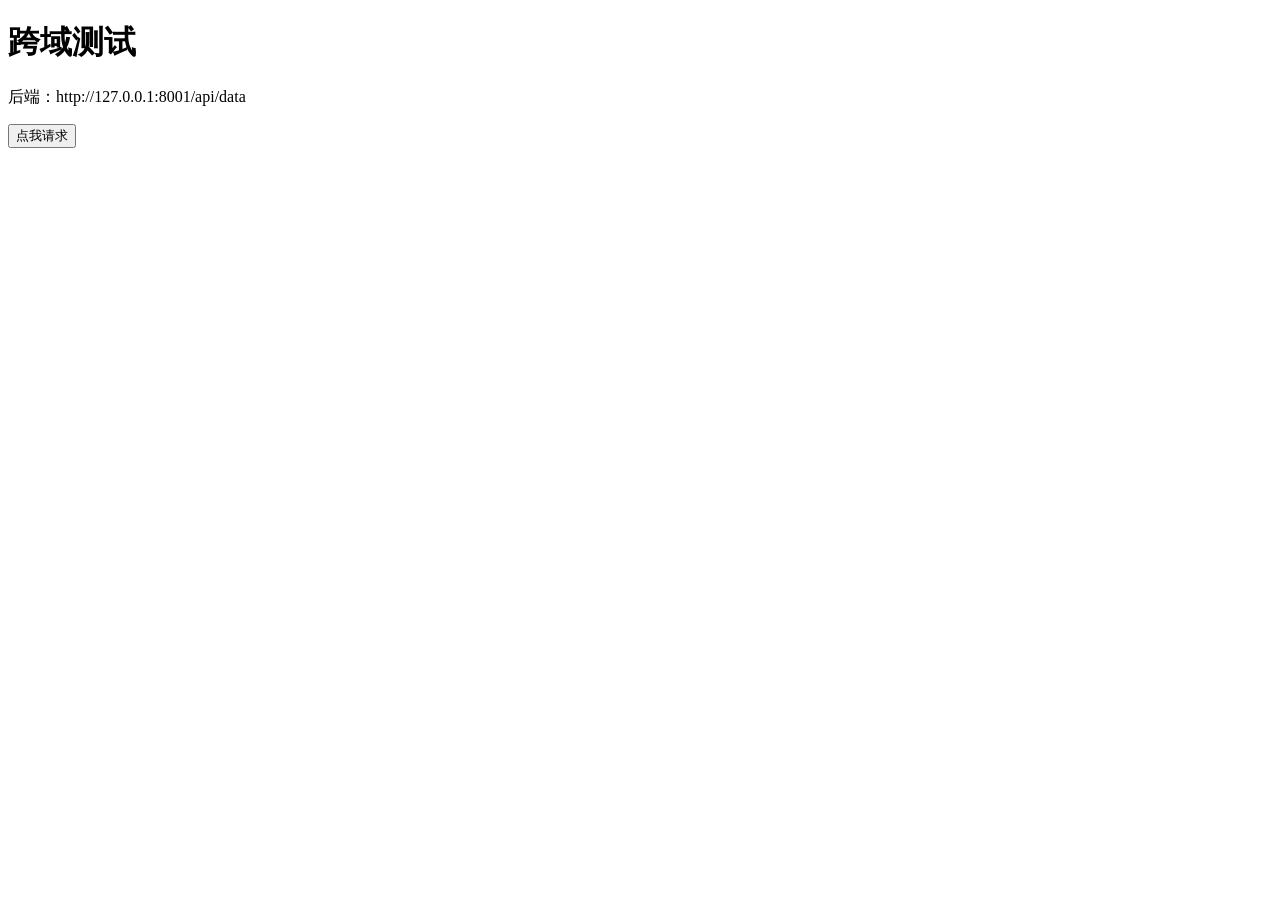
<file: test/static/index.html>
<!DOCTYPE html>
<html>
<body>
    <h1>跨域测试</h1>
    <p>后端：http://127.0.0.1:8001/api/data</p>
    <button onclick="test()">点我请求</button>
    <pre id="r"></pre>

    <script>
        async function test() {
            const r = document.getElementById('r');
            try {
                const res = await fetch('http://127.0.0.1:8001/api/data');
                const data = await res.json();
                r.innerText = '✅ 成功：' + JSON.stringify(data);
            } catch (e) {
                r.innerText = '❌ 失败：' + e.message;
            }
        }
    </script>
</body>
</html>
</file>
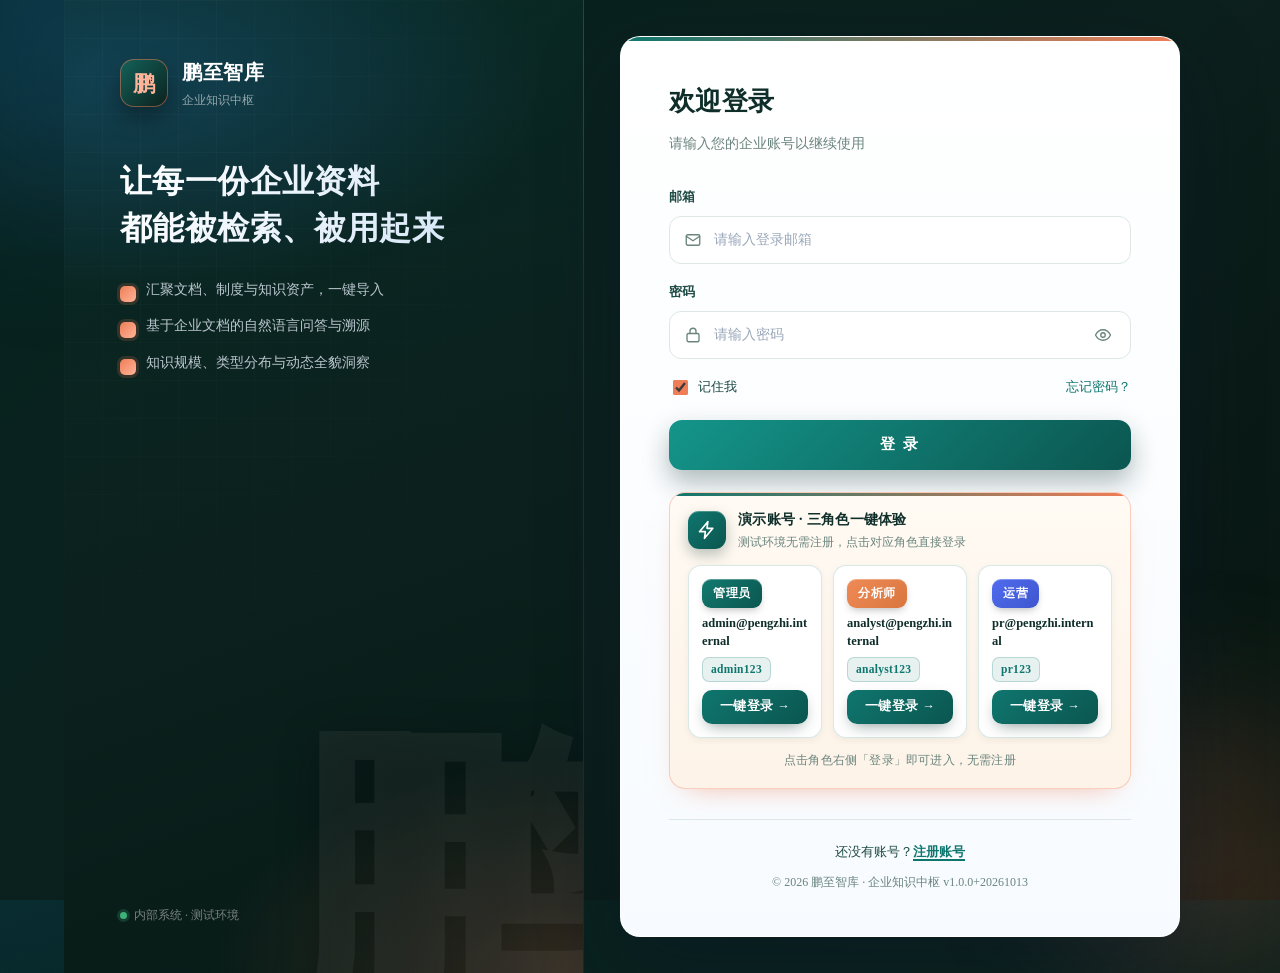
<file: web/page/login.html>
<!DOCTYPE html>
<html lang="zh-CN">
<head>
  <meta charset="UTF-8" />
  <meta name="viewport" content="width=device-width,initial-scale=1.0" />
  <title>登录 · 鹏至智库</title>
  <!-- 复用主题设计令牌（CSS 变量），保证与系统内页视觉一致 -->
  <link rel="stylesheet" href="assets/css/theme.css?v=20261017" />
  <link rel="stylesheet" href="assets/css/login.css?v=20261019" />
  <!-- 主题防闪烁：与全站一致，登录页默认浅色，避免深色/浅色切换瞬间白闪 -->
  <script>
    (function(){
      try{
        if(localStorage.getItem('kb_theme')==='dark') document.documentElement.setAttribute('data-theme','dark');
      }catch(e){}
    })();
  </script>
</head>
<body class="login-page">
  <div class="login-wrap">
    <!-- 左侧品牌区：深蓝渐变 + 金色点缀，与全站应用栏同源 -->
    <aside class="login-hero">
      <div class="login-hero__brand">
        <span class="login-hero__logo">鹏</span>
        <div>
          <div class="login-hero__name">鹏至智库</div>
          <div class="login-hero__tag">企业知识中枢</div>
        </div>
      </div>
      <h1 class="login-hero__title">让每一份企业资料<br>都能被检索、被用起来</h1>
      <ul class="login-hero__feats">
        <li>汇聚文档、制度与知识资产，一键导入</li>
        <li>基于企业文档的自然语言问答与溯源</li>
        <li>知识规模、类型分布与动态全貌洞察</li>
      </ul>
      <div class="login-hero__env">内部系统 · 测试环境</div>
    </aside>

    <!-- 右侧登录卡片 -->
    <main class="login-card">
      <div class="login-card__head">
        <h2>欢迎登录</h2>
        <p>请输入您的企业账号以继续使用</p>
      </div>

      <form id="loginForm" class="login-form" autocomplete="off">
        <label class="login-field" id="fieldUser">
          <span class="login-field__label">邮箱</span>
          <span class="login-field__box">
            <svg viewBox="0 0 24 24" fill="none" stroke="currentColor" stroke-width="1.8" stroke-linecap="round" stroke-linejoin="round"><rect x="3" y="5" width="18" height="14" rx="2"/><path d="M3 7l9 6 9-6"/></svg>
            <input id="user" type="email" placeholder="请输入登录邮箱" autocomplete="username" />
          </span>
          <span class="login-field__err" id="errUser" hidden></span>
        </label>

        <label class="login-field" id="fieldPass">
          <span class="login-field__label">密码</span>
          <span class="login-field__box">
            <svg viewBox="0 0 24 24" fill="none" stroke="currentColor" stroke-width="1.8" stroke-linecap="round" stroke-linejoin="round"><rect x="4" y="10" width="16" height="11" rx="2"/><path d="M8 10V7a4 4 0 0 1 8 0v3"/></svg>
            <input id="pass" type="password" placeholder="请输入密码" autocomplete="current-password" />
            <button type="button" id="togglePass" class="login-field__eye" aria-label="显示密码">
              <svg viewBox="0 0 24 24" fill="none" stroke="currentColor" stroke-width="1.8" stroke-linecap="round" stroke-linejoin="round"><path d="M2 12s3.5-7 10-7 10 7 10 7-3.5 7-10 7-10-7-10-7z"/><circle cx="12" cy="12" r="3"/></svg>
            </button>
          </span>
          <span class="login-field__err" id="errPass" hidden></span>
        </label>

        <div class="login-row">
          <label class="login-remember">
            <input id="remember" type="checkbox" checked /> 记住我
          </label>
          <a class="login-link" href="#" id="forgot">忘记密码？</a>
        </div>

        <div class="login-err" id="loginErr" hidden></div>

        <button type="submit" class="login-submit" id="submitBtn">
          <span class="login-submit__txt">登 录</span>
          <span class="login-submit__spinner" aria-hidden="true"></span>
        </button>
      </form>

      <!-- 演示账号一键体验：测试环境下无需注册，三角色凭据可直接登录 -->
      <div class="login-demo" id="loginDemo">
        <div class="login-demo__hd">
          <span class="login-demo__icon" aria-hidden="true">
            <svg viewBox="0 0 24 24" fill="none" stroke="currentColor" stroke-width="2" stroke-linecap="round" stroke-linejoin="round"><path d="M13 2 3 14h7l-1 8 10-12h-7l1-8z"/></svg>
          </span>
          <div>
            <div class="login-demo__title">演示账号 · 三角色一键体验</div>
            <div class="login-demo__sub">测试环境无需注册，点击对应角色直接登录</div>
          </div>
        </div>
        <div class="login-demo__list">
          <div class="login-demo__card">
            <span class="login-demo__role login-demo__role--admin">管理员</span>
            <span class="login-demo__email">admin@pengzhi.internal</span>
            <span class="login-demo__pass">admin123</span>
            <button type="button" class="login-demo__login" data-email="admin@pengzhi.internal" data-pass="admin123">一键登录 →</button>
          </div>
          <div class="login-demo__card">
            <span class="login-demo__role login-demo__role--analyst">分析师</span>
            <span class="login-demo__email">analyst@pengzhi.internal</span>
            <span class="login-demo__pass">analyst123</span>
            <button type="button" class="login-demo__login" data-email="analyst@pengzhi.internal" data-pass="analyst123">一键登录 →</button>
          </div>
          <div class="login-demo__card">
            <span class="login-demo__role login-demo__role--pr">运营</span>
            <span class="login-demo__email">pr@pengzhi.internal</span>
            <span class="login-demo__pass">pr123</span>
            <button type="button" class="login-demo__login" data-email="pr@pengzhi.internal" data-pass="pr123">一键登录 →</button>
          </div>
        </div>
        <p class="login-demo__hint">点击角色右侧「登录」即可进入，无需注册</p>
      </div>

      <div class="login-foot login-foot--entry">还没有账号？<a class="login-link" href="/register.html?v=20261013">注册账号</a></div>

      <div class="login-foot">© 2026 鹏至智库 · 企业知识中枢 v1.0.0+20261013</div>
    </main>
  </div>

  <script>
    // 登录页逻辑（前端演示，无后端账号校验；仅做会话态登记与跳转）
    (function () {
      var SERVICES = window.KB_SERVICES || { import: location.protocol + "//" + location.hostname + ":8100", query: location.protocol + "//" + location.hostname + ":8111" };
      var VER = "20261013";

      // 读取当前登录态（localStorage / sessionStorage 任一存在即可）
      function getLogin() {
        try { return localStorage.getItem('kb_logged_in') || sessionStorage.getItem('kb_logged_in'); }
        catch (e) { return null; }
      }
      function go(url) { location.href = url; }
      // 演示用：明文密码做轻量编码（非加密，仅避免直接明文暴露；禁用于生产）
      function enc(p) { return btoa(unescape(encodeURIComponent(p))); }
      function getAccounts() {
        try { return JSON.parse(localStorage.getItem('kb_accounts') || '[]'); }
        catch (e) { return []; }
      }

      var params = new URLSearchParams(location.search);
      var next = params.get('next');

      // 已登录：直接进入（保留 ?next= 目标页，否则回门户）
      if (getLogin()) {
        go(next ? next : (SERVICES.import + "/?v=" + VER));
        return;
      }

      var form = document.getElementById('loginForm');
      var userEl = document.getElementById('user');
      var passEl = document.getElementById('pass');
      var errEl = document.getElementById('loginErr');
      var toggle = document.getElementById('togglePass');
      var remember = document.getElementById('remember');
      var forgot = document.getElementById('forgot');
      var submitBtn = document.getElementById('submitBtn');
      var fieldUser = document.getElementById('fieldUser');
      var fieldPass = document.getElementById('fieldPass');
      var errUser = document.getElementById('errUser');
      var errPass = document.getElementById('errPass');

      // 演示账号：将三角色（管理员 / 分析师 / 运营）写入本地账号表，覆盖旧演示账号，
      // 保证「一键登录」按钮填入的凭据与账号表一致（密码经 enc 编码，与提交校验逻辑对齐）
      var DEMO_ACCTS = [
        { email: 'admin@pengzhi.internal',   name: '管理员', pass: enc('admin123') },
        { email: 'analyst@pengzhi.internal', name: '分析师', pass: enc('analyst123') },
        { email: 'pr@pengzhi.internal',       name: '运营',   pass: enc('pr123') }
      ];
      (function seedDemo() {
        try { localStorage.setItem('kb_accounts', JSON.stringify(DEMO_ACCTS)); } catch (e) {}
      })();

      var EMAIL_RE = /^[^\s@]+@[^\s@]+\.[^\s@]+$/;

      // 字段级错误：在对应输入框下方红字提示，并给输入框加红色高亮
      function setFieldError(field, span, msg) { field.classList.add('is-error'); span.textContent = msg; span.hidden = false; }
      function clearFieldError(field, span) { field.classList.remove('is-error'); span.hidden = true; span.textContent = ''; }

      // 校验邮箱格式 + 密码非空且 >=6 位；返回是否通过
      function validate() {
        var ok = true;
        var u = (userEl.value || '').trim();
        var p = passEl.value || '';
        if (!u) { setFieldError(fieldUser, errUser, '请输入邮箱'); ok = false; }
        else if (!EMAIL_RE.test(u)) { setFieldError(fieldUser, errUser, '邮箱格式不正确'); ok = false; }
        else { clearFieldError(fieldUser, errUser); }
        if (!p) { setFieldError(fieldPass, errPass, '请输入密码'); ok = false; }
        else if (p.length < 6) { setFieldError(fieldPass, errPass, '密码至少 6 位'); ok = false; }
        else { clearFieldError(fieldPass, errPass); }
        return ok;
      }

      // 输入即清错；邮箱失焦即时校验格式
      userEl.addEventListener('input', function () { clearFieldError(fieldUser, errUser); errEl.hidden = true; });
      passEl.addEventListener('input', function () { clearFieldError(fieldPass, errPass); errEl.hidden = true; });
      userEl.addEventListener('blur', function () {
        var u = (userEl.value || '').trim();
        if (u && !EMAIL_RE.test(u)) setFieldError(fieldUser, errUser, '邮箱格式不正确');
      });

      // 密码显隐切换
      toggle.addEventListener('click', function () {
        var show = passEl.type === 'password';
        passEl.type = show ? 'text' : 'password';
        toggle.setAttribute('aria-label', show ? '隐藏密码' : '显示密码');
      });

      forgot.addEventListener('click', function (e) {
        e.preventDefault();
        errEl.textContent = '演示环境：请联系系统管理员重置密码。';
        errEl.hidden = false;
      });

      // 演示账号一键体验：填充对应角色凭据并触发登录
      var demoBtns = document.querySelectorAll('.login-demo__login');
      Array.prototype.forEach.call(demoBtns, function (b) {
        b.addEventListener('click', function () {
          userEl.value = b.getAttribute('data-email') || '';
          passEl.value = b.getAttribute('data-pass') || '';
          clearFieldError(fieldUser, errUser);
          clearFieldError(fieldPass, errPass);
          errEl.hidden = true;
          if (form.requestSubmit) form.requestSubmit();
          else form.dispatchEvent(new Event('submit', { cancelable: true, bubbles: true }));
        });
      });

      // 按钮 loading 态：禁用 + 旋转图标
      function setLoading(on) { submitBtn.classList.toggle('is-loading', on); submitBtn.disabled = on; }

      form.addEventListener('submit', function (e) {
        e.preventDefault();
        errEl.hidden = true;
        if (!validate()) return;

        var u = (userEl.value || '').trim();
        var p = passEl.value || '';

        setLoading(true);
        // 演示用：轻微延迟模拟鉴权网络往返，提升真实感
        setTimeout(function () {
          // 校验：若系统中已存在注册账号，则必须邮箱+密码匹配；否则（演示环境）放行任意账号
          var matchedName = '';
          var matchedRole = 'admin';
          var accounts = getAccounts();
          if (accounts.length > 0) {
            var hit = null;
            for (var i = 0; i < accounts.length; i++) { if (accounts[i].email === u) { hit = accounts[i]; break; } }
            if (!hit || hit.pass !== enc(p)) {
              setLoading(false);
              setFieldError(fieldPass, errPass, '邮箱或密码错误');
              return;
            }
            matchedName = hit.name || '';
            matchedRole = hit.role || 'admin';
          }
          // 登记会话态：记住我 -> 持久化；否则仅当前会话有效（携带角色，供后续 RBAC 使用）
          var payload = JSON.stringify({ user: u, name: matchedName, role: matchedRole, ts: Date.now() });
          try {
            if (remember.checked) localStorage.setItem('kb_logged_in', payload);
            else sessionStorage.setItem('kb_logged_in', payload);
          } catch (e) {}
          setLoading(false);
          go(next ? next : (SERVICES.import + "/?v=" + VER));
        }, 600);
      });
    })();
  </script>
</body>
</html>
</file>
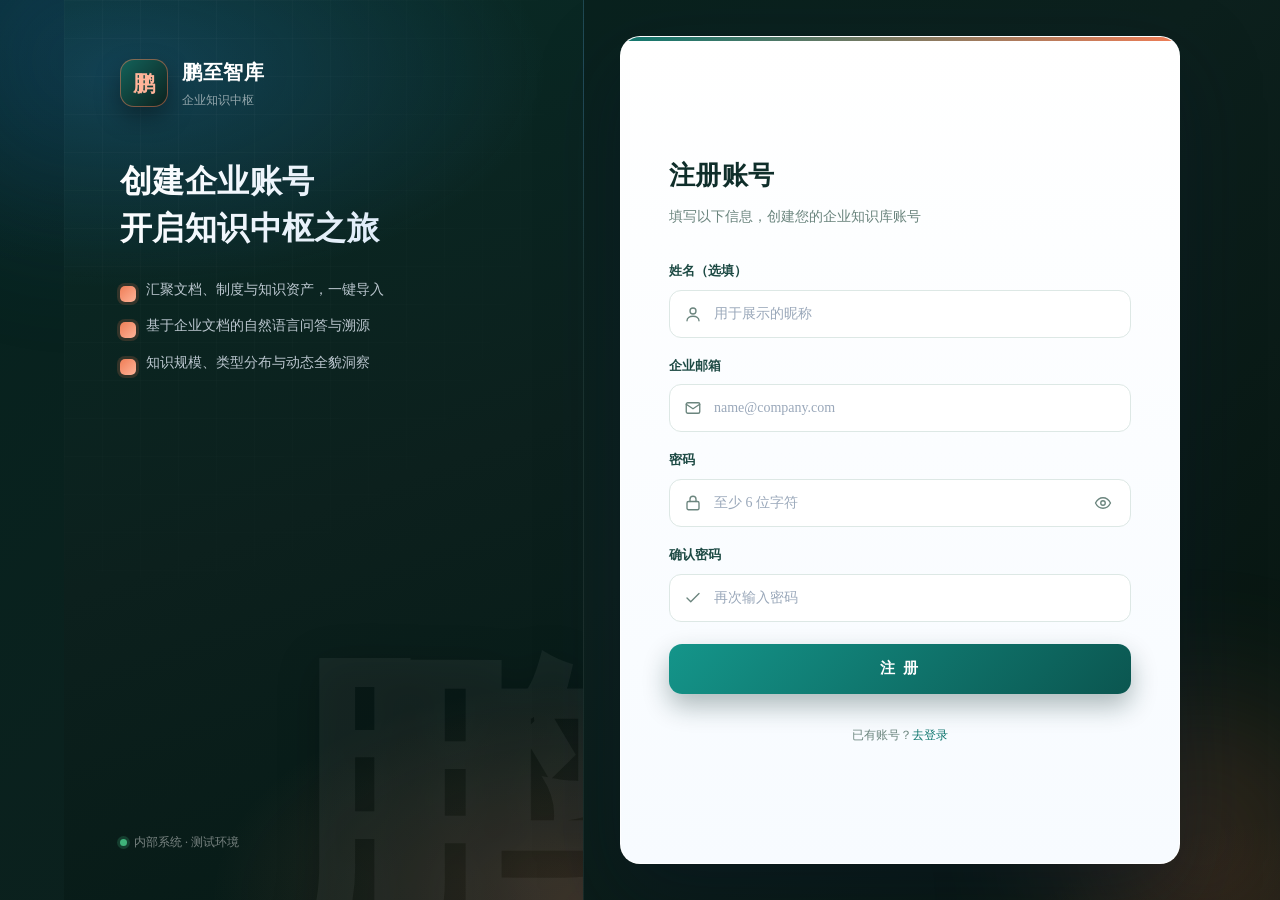
<file: web/page/register.html>
<!DOCTYPE html>
<html lang="zh-CN">
<head>
  <meta charset="UTF-8" />
  <meta name="viewport" content="width=device-width,initial-scale=1.0" />
  <title>注册 · 鹏至智库</title>
  <link rel="stylesheet" href="assets/css/theme.css?v=20261017" />
  <link rel="stylesheet" href="assets/css/login.css?v=20261018" />
  <script>
    (function(){
      try{
        if(localStorage.getItem('kb_theme')==='dark') document.documentElement.setAttribute('data-theme','dark');
      }catch(e){}
    })();
  </script>
</head>
<body class="login-page">
  <div class="login-wrap">
    <aside class="login-hero">
      <div class="login-hero__brand">
        <span class="login-hero__logo">鹏</span>
        <div>
          <div class="login-hero__name">鹏至智库</div>
          <div class="login-hero__tag">企业知识中枢</div>
        </div>
      </div>
      <h1 class="login-hero__title">创建企业账号<br>开启知识中枢之旅</h1>
      <ul class="login-hero__feats">
        <li>汇聚文档、制度与知识资产，一键导入</li>
        <li>基于企业文档的自然语言问答与溯源</li>
        <li>知识规模、类型分布与动态全貌洞察</li>
      </ul>
      <div class="login-hero__env">内部系统 · 测试环境</div>
    </aside>

    <main class="login-card">
      <div class="login-card__head">
        <h2>注册账号</h2>
        <p>填写以下信息，创建您的企业知识库账号</p>
      </div>

      <form id="regForm" class="login-form" autocomplete="off">
        <label class="login-field">
          <span class="login-field__label">姓名（选填）</span>
          <span class="login-field__box">
            <svg viewBox="0 0 24 24" fill="none" stroke="currentColor" stroke-width="1.8" stroke-linecap="round" stroke-linejoin="round"><circle cx="12" cy="8" r="4"/><path d="M4 21c0-4 4-6 8-6s8 2 8 6"/></svg>
            <input id="name" type="text" placeholder="用于展示的昵称" />
          </span>
        </label>

        <label class="login-field">
          <span class="login-field__label">企业邮箱</span>
          <span class="login-field__box">
            <svg viewBox="0 0 24 24" fill="none" stroke="currentColor" stroke-width="1.8" stroke-linecap="round" stroke-linejoin="round"><rect x="3" y="5" width="18" height="14" rx="2"/><path d="M3 7l9 6 9-6"/></svg>
            <input id="email" type="email" placeholder="name@company.com" />
          </span>
        </label>

        <label class="login-field">
          <span class="login-field__label">密码</span>
          <span class="login-field__box">
            <svg viewBox="0 0 24 24" fill="none" stroke="currentColor" stroke-width="1.8" stroke-linecap="round" stroke-linejoin="round"><rect x="4" y="10" width="16" height="11" rx="2"/><path d="M8 10V7a4 4 0 0 1 8 0v3"/></svg>
            <input id="pass" type="password" placeholder="至少 6 位字符" />
            <button type="button" id="togglePass" class="login-field__eye" aria-label="显示密码">
              <svg viewBox="0 0 24 24" fill="none" stroke="currentColor" stroke-width="1.8" stroke-linecap="round" stroke-linejoin="round"><path d="M2 12s3.5-7 10-7 10 7 10 7-3.5 7-10 7-10-7-10-7z"/><circle cx="12" cy="12" r="3"/></svg>
            </button>
          </span>
        </label>

        <label class="login-field">
          <span class="login-field__label">确认密码</span>
          <span class="login-field__box">
            <svg viewBox="0 0 24 24" fill="none" stroke="currentColor" stroke-width="1.8" stroke-linecap="round" stroke-linejoin="round"><path d="M20 6L9 17l-5-5"/></svg>
            <input id="pass2" type="password" placeholder="再次输入密码" />
          </span>
        </label>

        <div class="login-err" id="regErr" hidden></div>

        <button type="submit" class="login-submit">注 册</button>
      </form>

      <div class="login-foot">
        已有账号？<a class="login-link" href="/login.html?v=20261013">去登录</a>
      </div>
    </main>
  </div>

  <script>
    // 注册逻辑（前端演示，账号仅存于浏览器 localStorage，非安全后端存储）
    (function () {
      var SERVICES = window.KB_SERVICES || { import: location.protocol + "//" + location.hostname + ":8100", query: location.protocol + "//" + location.hostname + ":8111" };
      var VER = "20261013";

      function getLogin() {
        try { return localStorage.getItem('kb_logged_in') || sessionStorage.getItem('kb_logged_in'); }
        catch (e) { return null; }
      }
      function getAccounts() {
        try { return JSON.parse(localStorage.getItem('kb_accounts') || '[]'); }
        catch (e) { return []; }
      }
      function go(url) { location.href = url; }
      // 演示用：明文密码做轻量编码（非加密，仅避免直接明文暴露；禁用于生产）
      function enc(p) { return btoa(unescape(encodeURIComponent(p))); }

      var params = new URLSearchParams(location.search);
      var next = params.get('next');

      if (getLogin()) { go(next ? next : (SERVICES.import + "/?v=" + VER)); return; }

      var form = document.getElementById('regForm');
      var errEl = document.getElementById('regErr');
      var toggle = document.getElementById('togglePass');
      var nameEl = document.getElementById('name');
      var emailEl = document.getElementById('email');
      var passEl = document.getElementById('pass');
      var pass2El = document.getElementById('pass2');

      toggle.addEventListener('click', function () {
        var show = passEl.type === 'password';
        passEl.type = show ? 'text' : 'password';
        pass2El.type = passEl.type; // 同步确认框
        toggle.setAttribute('aria-label', show ? '隐藏密码' : '显示密码');
      });

      form.addEventListener('submit', function (e) {
        e.preventDefault();
        var name = (nameEl.value || '').trim();
        var email = (emailEl.value || '').trim();
        var p = passEl.value || '';
        var p2 = pass2El.value || '';

        if (!/^[^\s@]+@[^\s@]+\.[^\s@]+$/.test(email)) { errEl.textContent = '请输入有效的企业邮箱'; errEl.hidden = false; return; }
        if (p.length < 6) { errEl.textContent = '密码至少 6 位字符'; errEl.hidden = false; return; }
        if (p !== p2) { errEl.textContent = '两次输入的密码不一致'; errEl.hidden = false; return; }

        var accounts = getAccounts();
        if (accounts.some(function (a) { return a.email === email; })) {
          errEl.textContent = '该邮箱已注册，请直接登录'; errEl.hidden = false; return;
        }

        accounts.push({ email: email, name: name, pass: enc(p) });
        try { localStorage.setItem('kb_accounts', JSON.stringify(accounts)); } catch (e) {}

        // 注册成功自动登录并进入系统（邮箱作为登录标识，姓名用于展示）
        try { localStorage.setItem('kb_logged_in', JSON.stringify({ user: email, name: name, ts: Date.now() })); } catch (e) {}
        errEl.hidden = true;
        go(next ? next : (SERVICES.import + "/?v=" + VER));
      });
    })();
  </script>
</body>
</html>
</file>
<file: web/page/assets/css/theme.css>
/* D:/knowledge_base/web/page/assets/css/theme.css
   共享设计系统（企业知识库 鹏至智库）
   - 所有页面共用同一套设计令牌与组件样式，保证视觉一致、维护单一。
   - 页面专属样式见 chat.css / import.css / overview.css。
   - 本次换肤：由「深蓝+金」商务风 调整为「墨绿+暖珊瑚」现代清新风；
     仅改色板（:root / [data-theme=dark] 令牌 + 各组件里的硬编码蓝/金渐变），
     选择器结构与 JS 钩子（class 名）完全不动，避免影响登录守卫与交互逻辑。
   - 说明：早期通过「追加精修层」演进，已在此统一合并为单一规则，避免选择器重复覆盖。
*/
:root{
  /* 「墨绿+暖珊瑚」色板：主色墨绿(teal)、强调色暖珊瑚(coral) */
  --bg:#eef4f2;
  --panel:#ffffff;
  --ink:#0f2e2a;
  --ink-2:#1d4a44;
  --brand:#0f766e;
  --brand-strong:#0b5650;
  --brand-2:#14b8a6;
  --brand-soft:#e6f4f1;
  /* --gold 变量名保留以兼容历史引用，实际为强调色（暖珊瑚） */
  --gold:#ef7d56;
  --gold-soft:rgba(239,125,86,.12);
  --text:#1f3b36;
  --muted:#6b857e;
  --border:#dde8e5;
  --border-strong:#c7d8d4;
  --shadow:0 24px 64px rgba(12,46,42,.16);
  --shadow-sm:0 2px 10px rgba(12,46,42,.06);
  --radius:20px;
  --radius-sm:13px;
  --ease:cubic-bezier(.22,.61,.36,1);
}
*{box-sizing:border-box}
body{
  margin:0;
  font-family:"Segoe UI","PingFang SC","Microsoft YaHei",system-ui,-apple-system,Arial,sans-serif;
  color:var(--text);
  background-color:var(--bg);
  background-image:
    radial-gradient(1000px 520px at 90% -15%, rgba(15,118,110,.14), transparent 60%),
    radial-gradient(820px 460px at 4% -5%, rgba(239,125,86,.14), transparent 55%),
    radial-gradient(rgba(12,46,42,.05) 1px, transparent 1px);
  background-size:auto, auto, 24px 24px;
  height:100vh;
  line-height:1.6;
  -webkit-font-smoothing:antialiased;
}
*{scroll-behavior:smooth}
:focus-visible{outline:2px solid var(--gold);outline-offset:2px;border-radius:6px}

/* ===== 应用骨架 ===== */
.shell{display:flex;height:100vh;width:100%;overflow:hidden}
.main{flex:1;display:flex;flex-direction:column;min-width:0;background:var(--panel);overflow:auto}
.main::-webkit-scrollbar{width:10px}
.main::-webkit-scrollbar-thumb{background:#cdd8e6;border-radius:99px;border:3px solid #fff}

/* ===== 侧边导航 ===== */
.sidebar{
  width:246px;flex:0 0 auto;display:flex;flex-direction:column;
  background:linear-gradient(180deg,#0a2a25 0%, #0c201d 100%);
  color:#cfded9;position:relative;
  box-shadow:2px 0 24px rgba(12,46,42,.18), inset 8px 0 26px rgba(0,0,0,.20);
}
.sidebar::after{content:"";position:absolute;top:0;right:0;bottom:0;width:1px;background:linear-gradient(180deg,transparent,rgba(239,125,86,.55),transparent)}
.sidebar__head{padding:22px 20px;display:flex;align-items:center;gap:12px;border-bottom:1px solid rgba(239,125,86,.18);position:relative}
.sidebar__head::after{content:"";position:absolute;top:0;left:0;right:0;height:64px;background:radial-gradient(140px 64px at 32% 0%, rgba(239,125,86,.20), transparent 70%);pointer-events:none}
.sidebar__logo{width:42px;height:42px;border-radius:12px;flex:0 0 auto;display:flex;align-items:center;justify-content:center;color:#ffb499;font-weight:800;font-size:15px;letter-spacing:.5px;background:linear-gradient(135deg,#13635b,#0a2421);box-shadow:inset 0 0 0 1px rgba(239,125,86,.45), 0 6px 14px rgba(0,0,0,.25), 0 0 18px rgba(239,125,86,.25)}
.sidebar__title{font-size:15px;font-weight:700;color:#fff;line-height:1.2;display:flex;flex-direction:column}
.sidebar__title span{font-size:11px;font-weight:400;color:rgba(255,255,255,.5);margin-top:3px;letter-spacing:.6px}
.nav__label{font-size:11px;color:rgba(255,255,255,.42);padding:8px 14px 2px;letter-spacing:1.5px}
.nav{padding:18px 12px;display:flex;flex-direction:column;gap:4px;flex:1;margin-top:4px}
.nav__item{display:flex;align-items:center;gap:12px;padding:11px 14px;border-radius:11px;color:#aebbb5;font-size:13.5px;text-decoration:none;cursor:pointer;transition:.2s cubic-bezier(.2,.7,.3,1)}
.nav__item:hover{background:rgba(255,255,255,.06);color:#eaf4f1;transform:translateX(2px)}
.nav__item.is-active{background:linear-gradient(90deg,rgba(15,118,110,.40),rgba(15,118,110,.12));color:#fff;box-shadow:inset 2px 0 0 var(--gold), inset 0 0 0 1px rgba(239,125,86,.18)}
.nav__ico{width:18px;height:18px;flex:0 0 auto;opacity:.92;transition:transform .2s}
.nav__item:hover .nav__ico{transform:scale(1.08)}
.sidebar__foot{padding:16px 20px;border-top:1px solid rgba(255,255,255,.06);font-size:12px;color:rgba(255,255,255,.55);display:flex;align-items:center;gap:9px}
.sidebar__ver{font-size:11px;color:rgba(255,255,255,.4);margin-top:4px;letter-spacing:.3px}
.dot-live{width:8px;height:8px;border-radius:50%;background:#3fb27a;box-shadow:0 0 0 3px rgba(63,178,122,.22),0 0 12px rgba(63,178,122,.5);animation:pulse 2s infinite}
@keyframes pulse{0%,100%{opacity:1}50%{opacity:.35}}
@keyframes fadeUp{from{opacity:0;transform:translateY(12px)}to{opacity:1;transform:none}}
.nav .nav__item:nth-child(1){animation:fadeUp .42s .02s ease both}
.nav .nav__item:nth-child(2){animation:fadeUp .42s .08s ease both}
.nav .nav__item:nth-child(3){animation:fadeUp .42s .14s ease both}

/* ===== 顶栏（导航页 / 概览页 / 对话页共用） ===== */
.topbar{display:flex;align-items:center;gap:12px;padding:16px 28px;position:relative;overflow:hidden;
  background:linear-gradient(120deg,rgba(10,42,37,.96),rgba(15,84,76,.96) 55%,rgba(12,32,29,.96));
  -webkit-backdrop-filter:blur(8px);backdrop-filter:blur(8px);
  border-bottom:1px solid rgba(255,255,255,.06);
  box-shadow:inset 0 1px 0 rgba(255,255,255,.06);
}
.topbar::after{content:"";position:absolute;left:0;right:0;bottom:0;height:1px;background:linear-gradient(90deg,transparent,rgba(239,125,86,.7),transparent)}
.topbar::before{content:"";position:absolute;top:0;left:-60%;width:55%;height:100%;background:linear-gradient(90deg,transparent,rgba(255,255,255,.06),transparent);transform:skewX(-18deg);animation:topSheen 7s ease-in-out infinite;pointer-events:none}
@keyframes topSheen{0%,100%{left:-60%}50%{left:120%}}
.crumbs{color:rgba(255,255,255,.6);font-size:13px;display:flex;align-items:center;gap:8px}
.crumbs strong{color:#fff;font-weight:600;font-size:14px}
.top-actions{margin-left:auto;display:flex;gap:10px;align-items:center;flex-wrap:wrap}
.btn{border:1px solid rgba(255,255,255,.2);background:linear-gradient(135deg,var(--brand),var(--brand-strong));color:#fff;padding:8px 16px;border-radius:var(--radius-sm);font-size:13px;font-weight:600;cursor:pointer;text-decoration:none;transition:.2s var(--ease);box-shadow:0 8px 18px rgba(11,86,80,.3);position:relative;overflow:hidden}
.btn:hover{filter:brightness(1.07);transform:translateY(-1px)}
.btn::after{content:"";position:absolute;top:0;left:-60%;width:45%;height:100%;background:linear-gradient(90deg,transparent,rgba(255,255,255,.28),transparent);transform:skewX(-20deg);transition:left .6s ease;pointer-events:none}
.btn:hover::after{left:130%}
.btn-ghost{background:rgba(255,255,255,.08);box-shadow:none}
.btn-ghost:hover{background:rgba(255,255,255,.16);border-color:rgba(239,125,86,.6)}

/* 状态药丸（对话页 API 连接指示） */
.pill{font-size:12px;color:rgba(255,255,255,.82);border:1px solid rgba(255,255,255,.2);padding:6px 13px;border-radius:999px;background:rgba(255,255,255,.06);display:inline-flex;align-items:center;gap:6px}
.pill::before{content:"";width:7px;height:7px;border-radius:50%;background:#7f8ea3;box-shadow:0 0 0 3px rgba(127,142,163,.18)}
.pill.ok{color:#bfe6cf}
.pill.ok::before{background:#3fb27a;box-shadow:0 0 0 3px rgba(63,178,122,.2)}

/* 账户胶囊 */
.me{width:34px;height:34px;border-radius:50%;flex:0 0 auto;display:flex;align-items:center;justify-content:center;color:#ffb499;font-size:13px;font-weight:700;background:linear-gradient(135deg,#13635b,#0a2421);box-shadow:inset 0 0 0 1px rgba(239,125,86,.45),0 4px 10px rgba(0,0,0,.25), 0 0 12px rgba(239,125,86,.18);cursor:pointer;transition:.2s var(--ease);margin-left:2px}
.me:hover{transform:translateY(-1px);filter:brightness(1.08)}

/* 页头（导入页 / 概览页共用） */
.page-head{display:flex;align-items:center;gap:16px;margin:4px 0 26px;padding-bottom:22px;border-bottom:1px solid var(--border);position:relative}
.page-head::after{content:"";position:absolute;left:0;bottom:-1px;width:64px;height:2px;background:linear-gradient(90deg,var(--brand),var(--gold));border-radius:2px}
.page-head__icon{width:52px;height:52px;border-radius:15px;flex:0 0 auto;display:flex;align-items:center;justify-content:center;color:#ffb499;background:linear-gradient(135deg,#13635b,#0a2421);box-shadow:0 10px 22px rgba(12,46,42,.28), inset 0 0 0 1px rgba(239,125,86,.45), 0 0 16px rgba(239,125,86,.16)}
.page-head__icon svg{width:28px;height:28px}
.page-head__text h1{color:var(--ink);margin:0;font-size:22px;font-weight:700;letter-spacing:.4px}
.page-head__sub{margin:5px 0 0;color:var(--muted);font-size:13px}

/* 通用卡片发丝边框 + 高光（页面专属组件叠加基础，可被 page CSS 进一步细化） */
.panel,.stat,.file-item{position:relative;box-shadow:var(--shadow-sm), inset 0 1px 0 rgba(255,255,255,.7);border:1px solid rgba(12,46,42,.08);transition:transform .2s var(--ease),box-shadow .2s var(--ease),border-color .2s var(--ease)}
.stat:hover,.file-item:hover{transform:translateY(-2px);box-shadow:var(--shadow), inset 0 1px 0 rgba(255,255,255,.7);border-color:rgba(239,125,86,.35)}
.stat::after,.file-item::after{content:"";position:absolute;top:0;left:16px;right:16px;height:2px;background:linear-gradient(90deg,transparent,var(--gold),transparent);opacity:0;transition:opacity .2s var(--ease);border-radius:2px}
.stat:hover::after,.file-item:hover::after{opacity:1}

/* ===== 响应式 ===== */
@media (max-width:760px){
  .sidebar{display:none}
  .topbar{padding:12px 16px;gap:10px}
  .top-actions{gap:8px}
  .brand{min-width:0}
}

/* ===========================================================
   深色主题（[data-theme="dark"]，由 JS 切换 + localStorage 持久化）
   设计原则：侧栏/顶栏本就为墨绿品牌色，始终保持；
   深色模式只把「内容区 + 卡片 + 对话区」压暗，保证对比与可读性。
   =========================================================== */
[data-theme="dark"]{
  --bg:#07140f;
  --panel:#0c1d18;
  --ink:#e8f1ed;
  --text:#c7d8d2;
  --muted:#8aa39b;
  --border:rgba(255,255,255,.10);
  --border-strong:rgba(255,255,255,.16);
  --brand-soft:rgba(15,118,110,.30);
  --gold-soft:rgba(239,125,86,.16);
}
[data-theme="dark"] body{
  background-image:
    radial-gradient(1000px 520px at 90% -15%, rgba(15,118,110,.30), transparent 60%),
    radial-gradient(820px 460px at 4% -5%, rgba(239,125,86,.22), transparent 55%),
    radial-gradient(rgba(255,255,255,.04) 1px, transparent 1px);
}
[data-theme="dark"] .main{background:var(--panel)}
[data-theme="dark"] .upload-area{background:linear-gradient(180deg,#10202f,#0c1828);border-color:rgba(239,125,86,.40)}
[data-theme="dark"] .upload-area:hover{background:var(--brand-soft)}
[data-theme="dark"] .file-item{background:#13241f;border-color:rgba(255,255,255,.08)}
[data-theme="dark"] .file-item:hover{border-color:rgba(255,255,255,.18)}
[data-theme="dark"] .bubble{background:linear-gradient(180deg,#16263c,#122033);color:var(--text)}
[data-theme="dark"] textarea{background:#0c1828;border-color:rgba(255,255,255,.14);color:var(--text)}
[data-theme="dark"] textarea:focus{box-shadow:0 0 0 3px rgba(15,118,110,.30);background:#0e1d30}
[data-theme="dark"] .composer{background:#0c1d18;border-color:rgba(255,255,255,.12)}
[data-theme="dark"] .chat{background:radial-gradient(900px 360px at 50% -12%, rgba(15,118,110,.18), transparent 70%), linear-gradient(180deg,#0e1c2e,#0a1626)}
[data-theme="dark"] .chat-hero__sub{color:var(--muted)}
[data-theme="dark"] .chip-sug{background:rgba(255,255,255,.06);color:var(--text);border-color:rgba(255,255,255,.16)}
[data-theme="dark"] .chip-sug:hover{background:#13241f;color:#fff}
[data-theme="dark"] .bar-track{background:rgba(255,255,255,.10)}
[data-theme="dark"] .hint{background:#0c1d18;color:var(--muted)}
[data-theme="dark"] .kbd{background:#13241f;border-color:rgba(255,255,255,.16);color:#cdd8e6}
[data-theme="dark"] .api-banner{color:#ffb499;background:linear-gradient(180deg,rgba(60,30,15,.5),rgba(40,20,10,.5));border-color:rgba(239,125,86,.5)}
[data-theme="dark"] details.progress{background:var(--gold-soft);border-color:rgba(239,125,86,.40)}
/* 门户（index.html） */
[data-theme="dark"] .portal{background:radial-gradient(1200px 600px at 50% -10%, rgba(15,118,110,.18), transparent 60%), linear-gradient(180deg,#08140f 0%, #04100b 100%)}
[data-theme="dark"] .portal__card{background:rgba(12,29,24,.92);border-color:rgba(255,255,255,.10);box-shadow:0 24px 60px -28px rgba(0,0,0,.6)}
[data-theme="dark"] .portal__title{color:#e8f1ed}
[data-theme="dark"] .portal__sub{color:#8595ab}
[data-theme="dark"] .portal__desc{color:#aab8cc}
[data-theme="dark"] .entry{background:#0c1d18;border-color:rgba(255,255,255,.10);color:var(--text)}
[data-theme="dark"] .entry:hover{border-color:rgba(239,125,86,.6)}
[data-theme="dark"] .entry__name{color:#e8f1ed}
[data-theme="dark"] .entry__meta{color:#8595ab}
[data-theme="dark"] .portal__foot{color:#7c8aa0}

/* 主题切换按钮（浅色/深色） */
.theme-toggle{width:34px;height:34px;border-radius:50%;flex:0 0 auto;display:inline-flex;align-items:center;justify-content:center;cursor:pointer;line-height:1;border:1px solid rgba(255,255,255,.2);background:rgba(255,255,255,.08);color:#ffb499;transition:.2s var(--ease);margin-left:2px;padding:0}
.theme-toggle:hover{background:rgba(255,255,255,.16);border-color:rgba(239,125,86,.6);transform:translateY(-1px)}
.theme-toggle svg{width:18px;height:18px;pointer-events:none}
.theme-toggle .ic-sun{display:none}
[data-theme="dark"] .theme-toggle .ic-moon{display:none}
[data-theme="dark"] .theme-toggle .ic-sun{display:block}

/* ===========================================================
   企业级应用壳层：顶部应用栏 + 内容区 + 页脚（全站统一）
   =========================================================== */
.appshell{display:flex;flex-direction:column;height:100vh;width:100%;overflow:hidden;background:var(--bg)}

/* ---- 顶部应用栏 ---- */
.appbar{
  flex:0 0 auto;height:60px;display:flex;align-items:center;gap:16px;
  padding:0 22px;position:relative;z-index:30;
  background:linear-gradient(120deg,rgba(10,42,37,.98),rgba(15,84,76,.98) 55%,rgba(12,32,29,.98));
  color:#fff;box-shadow:0 1px 0 rgba(255,255,255,.06), 0 8px 24px rgba(12,46,42,.18);
}
.appbar::after{content:"";position:absolute;left:0;right:0;bottom:0;height:1px;background:linear-gradient(90deg,transparent,rgba(239,125,86,.7),transparent)}
.appbar__brand{display:flex;align-items:center;gap:10px;text-decoration:none;color:#fff;flex:0 0 auto}
.appbar__logo{width:34px;height:34px;border-radius:10px;display:grid;place-items:center;font-weight:800;font-size:15px;color:#ffb499;background:linear-gradient(135deg,#13635b,#0a2421);box-shadow:inset 0 0 0 1px rgba(239,125,86,.5), 0 4px 10px rgba(0,0,0,.25)}
.appbar__name{font-size:16px;font-weight:700;letter-spacing:.4px}
.appbar__tag{font-size:11px;color:rgba(255,255,255,.5);border-left:1px solid rgba(255,255,255,.18);padding-left:10px;margin-left:2px}
.appbar__nav{display:flex;align-items:center;gap:2px;margin-left:6px}
.appbar__link{padding:8px 14px;border-radius:10px;color:rgba(255,255,255,.72);text-decoration:none;font-size:13.5px;font-weight:500;transition:.18s var(--ease);position:relative;white-space:nowrap}
.appbar__link:hover{background:rgba(255,255,255,.08);color:#fff}
.appbar__link.is-active{color:#fff;background:rgba(15,118,110,.42)}
.appbar__link.is-active::after{content:"";position:absolute;left:14px;right:14px;bottom:-1px;height:2px;border-radius:2px;background:linear-gradient(90deg,var(--gold),#ffb499)}
.appbar__tools{margin-left:auto;display:flex;align-items:center;gap:10px}
.appbar__search{display:flex;align-items:center;gap:8px;background:rgba(255,255,255,.08);border:1px solid rgba(255,255,255,.14);border-radius:999px;padding:7px 14px;width:236px;transition:width .2s,border-color .2s,background .2s}
.appbar__search:focus-within{border-color:rgba(239,125,86,.6);background:rgba(255,255,255,.13);width:268px}
.appbar__search svg{width:16px;height:16px;opacity:.7;flex:0 0 auto}
.appbar__search input{flex:1;border:none;background:transparent;color:#fff;font-size:13px;outline:none;min-width:0}
.appbar__search input::placeholder{color:rgba(255,255,255,.5)}
.appbar__bell{position:relative;width:36px;height:36px;border-radius:50%;border:1px solid rgba(255,255,255,.16);background:rgba(255,255,255,.08);color:#fff;cursor:pointer;display:grid;place-items:center;transition:.2s var(--ease);flex:0 0 auto}
.appbar__bell:hover{background:rgba(255,255,255,.16)}
.appbar__bell svg{width:18px;height:18px}
.appbar__dot{position:absolute;top:8px;right:9px;width:8px;height:8px;border-radius:50%;background:#e2574f;box-shadow:0 0 0 2px rgba(12,46,42,.9)}
.appbar__user{display:flex;align-items:center;gap:8px;border:1px solid rgba(255,255,255,.16);background:rgba(255,255,255,.06);border-radius:999px;padding:4px 12px 4px 4px;cursor:pointer;color:#fff;transition:.2s var(--ease);position:relative;font-family:inherit}
.appbar__user:hover{background:rgba(255,255,255,.14)}
.appbar__avatar{width:28px;height:28px;border-radius:50%;display:grid;place-items:center;font-size:12px;font-weight:700;color:#ffb499;background:linear-gradient(135deg,#13635b,#0a2421);box-shadow:inset 0 0 0 1px rgba(239,125,86,.5)}
.appbar__uname{font-size:13px;font-weight:500}
.appbar__user .caret{width:14px;height:14px;opacity:.7}
.appbar__menu{position:absolute;top:48px;right:0;width:224px;background:#fff;color:var(--text);border-radius:14px;box-shadow:0 18px 44px rgba(12,46,42,.30);border:1px solid var(--border);overflow:hidden;z-index:40;animation:fadeUp .18s ease both}
.appbar__menu[hidden]{display:none}
.appbar__menu__hd{padding:12px 14px;border-bottom:1px solid var(--border);font-size:12px;color:var(--muted)}
.appbar__menu__hd b{display:block;color:var(--ink);font-size:13px;margin-bottom:2px}
.appbar__menu__item{display:flex;align-items:center;gap:10px;width:100%;text-align:left;border:none;background:none;padding:11px 14px;font-size:13px;color:var(--text);cursor:pointer;font-family:inherit}
.appbar__menu__item:hover{background:var(--brand-soft)}
.appbar__menu__item.danger{color:#c0392b}
.appbar__menu__item.danger:hover{background:#fdecea}
.appbar__menu__sep{height:1px;background:var(--border);margin:4px 0}

/* ---- 侧边导航（企业级布局：顶部应用栏 + 左侧纵向菜单 + 内容区） ---- */
.appbody{flex:1;min-height:0;display:flex;overflow:hidden}
.sidenav{
  flex:0 0 auto;width:228px;display:flex;flex-direction:column;gap:4px;
  padding:16px 12px 18px;overflow-y:auto;position:relative;
  background:linear-gradient(180deg,#0a2a25,#0c201d);
  border-right:1px solid rgba(255,255,255,.07);
}
.sidenav__group{padding:8px 12px;font-size:10.5px;letter-spacing:1.6px;font-weight:700;color:rgba(255,255,255,.40)}
.sidenav__link{
  display:flex;align-items:center;gap:11px;padding:10px 12px;border-radius:10px;
  color:rgba(255,255,255,.72);text-decoration:none;font-size:14px;font-weight:500;
  position:relative;transition:background .18s var(--ease),color .18s var(--ease);white-space:nowrap;
}
.sidenav__link svg{width:18px;height:18px;flex:0 0 auto;opacity:.85}
.sidenav__link:hover{background:rgba(255,255,255,.07);color:#fff}
.sidenav__link:hover svg{opacity:1}
.sidenav__link.is-active{
  background:linear-gradient(135deg,rgba(15,118,110,.55),rgba(239,125,86,.16));
  color:#fff;box-shadow:inset 0 0 0 1px rgba(239,125,86,.32);
}
.sidenav__link.is-active svg{opacity:1;color:#ffb499}
.sidenav__link.is-active::before{
  content:"";position:absolute;left:-12px;top:50%;transform:translateY(-50%);
  width:3px;height:22px;border-radius:0 3px 3px 0;background:linear-gradient(180deg,var(--gold),#ffb499);
}
.sidenav__foot{
  margin-top:auto;padding:14px 12px 2px;border-top:1px solid rgba(255,255,255,.08);
  font-size:11px;line-height:1.7;color:rgba(255,255,255,.42);
}
.sidenav__foot b{color:rgba(255,255,255,.62);font-weight:600}

/* ---- 内容区 ---- */
.appmain{flex:1;min-width:0;min-height:0;display:flex;flex-direction:column;overflow:hidden;background:var(--panel)}

/* ---- 页脚 ---- */
.appfoot{flex:0 0 auto;display:flex;align-items:center;gap:14px;padding:9px 24px;font-size:12px;color:var(--muted);background:var(--panel);border-top:1px solid var(--border)}
.appfoot__env{display:inline-flex;align-items:center;gap:6px;padding:3px 10px;border-radius:999px;background:var(--gold-soft);color:#9c5a3e;font-weight:600;border:1px solid rgba(239,125,86,.3)}
.appfoot__env::before{content:"";width:6px;height:6px;border-radius:50%;background:#c2724f}
.appfoot__links{margin-left:auto;display:flex;gap:18px}
.appfoot__links a{color:var(--muted);text-decoration:none}
.appfoot__links a:hover{color:var(--brand)}
.appfoot__ver{color:var(--muted);font-variant-numeric:tabular-nums}

/* ---- 共享：环形图（类型分布） ---- */
.donut-wrap{display:flex;align-items:center;gap:24px;flex-wrap:wrap}
.donut{width:148px;height:148px;border-radius:50%;flex:0 0 auto;position:relative;background:#e3ece9}
.donut::after{content:"";position:absolute;inset:28px;border-radius:50%;background:var(--panel);box-shadow:inset 0 1px 3px rgba(12,46,42,.12)}
.donut__center{position:absolute;inset:0;display:grid;place-items:center;text-align:center;z-index:2}
.donut__center b{font-size:24px;color:var(--ink);display:block;line-height:1.1;font-variant-numeric:tabular-nums}
.donut__center span{font-size:11px;color:var(--muted)}
.legend{display:flex;flex-direction:column;gap:10px;min-width:168px}
.legend__row{display:flex;align-items:center;gap:10px;font-size:13px;color:var(--text)}
.legend__dot{width:10px;height:10px;border-radius:3px;flex:0 0 auto}
.legend__name{font-weight:600}
.legend__val{margin-left:auto;color:var(--muted);font-variant-numeric:tabular-nums}

/* ---- 共享：数据表 ---- */
.tbl{width:100%;border-collapse:collapse;font-size:13px}
.tbl th{text-align:left;font-weight:600;color:var(--muted);font-size:12px;padding:11px 14px;border-bottom:1px solid var(--border);white-space:nowrap}
.tbl td{padding:12px 14px;border-bottom:1px solid var(--border);vertical-align:middle}
.tbl tbody tr{transition:background .15s}
.tbl tbody tr:hover{background:linear-gradient(90deg,rgba(15,118,110,.05),transparent)}
.tbl tbody tr:last-child td{border-bottom:none}
.tbl .mono{font-variant-numeric:tabular-nums;color:var(--ink)}

/* ---- 门户着陆页（产品首页） ---- */
.portal-main{flex:1;min-height:0;overflow:auto;background:radial-gradient(1200px 520px at 50% -12%, rgba(15,118,110,.10), transparent 60%), linear-gradient(180deg,#f4f9f7 0%, #eaf3f1 100%)}
.hero{max-width:1040px;margin:0 auto;padding:64px 28px 28px;text-align:center}
.hero__badge{display:inline-block;font-size:12px;font-weight:600;color:#9c5a3e;background:var(--gold-soft);border:1px solid rgba(239,125,86,.4);padding:5px 14px;border-radius:999px;letter-spacing:.5px}
.hero__title{font-size:38px;font-weight:800;color:var(--ink);letter-spacing:.5px;margin:18px 0 12px;line-height:1.2}
.hero__sub{font-size:15px;color:var(--muted);max-width:640px;margin:0 auto;line-height:1.8}
.hero__actions{display:flex;gap:12px;justify-content:center;margin-top:28px;flex-wrap:wrap}
.quickstats{max-width:1040px;margin:8px auto 0;padding:0 28px;display:grid;grid-template-columns:repeat(4,1fr);gap:16px}
.quickstats .qs{background:#fff;border:1px solid var(--border);border-radius:16px;padding:18px 20px;box-shadow:var(--shadow-sm);text-align:center}
.quickstats .qs__val{font-size:26px;font-weight:800;color:var(--ink);font-variant-numeric:tabular-nums;line-height:1.1}
.quickstats .qs__label{font-size:12.5px;color:var(--muted);margin-top:6px}
.features{max-width:1040px;margin:26px auto 56px;padding:0 28px;display:grid;grid-template-columns:repeat(3,1fr);gap:18px}
.features .entry{display:block;text-decoration:none;color:inherit;border:1px solid var(--border);border-radius:16px;padding:24px 22px;background:#fff;transition:transform .25s ease,box-shadow .25s ease,border-color .25s ease;box-shadow:var(--shadow-sm)}
.features .entry:hover{transform:translateY(-4px);box-shadow:0 18px 40px -22px rgba(15,118,110,.5);border-color:rgba(239,125,86,.6)}
.features .entry__ico{width:44px;height:44px;border-radius:12px;display:grid;place-items:center;background:linear-gradient(135deg,#e6f4f1,#d7ece8);color:var(--brand);margin-bottom:14px}
.features .entry__name{font-size:16px;font-weight:700;color:var(--ink)}
.features .entry__meta{font-size:13px;color:var(--muted);margin-top:6px;line-height:1.6}

/* ---- 深色模式：壳层与新增组件 ---- */
[data-theme="dark"] .appbar{background:linear-gradient(120deg,#0a2a25,#0c201d 55%,#0b1f1b)}
[data-theme="dark"] .appmain{background:var(--panel)}
[data-theme="dark"] .appfoot{background:#0a1f1b;border-color:rgba(255,255,255,.08)}
[data-theme="dark"] .appfoot__env{background:rgba(239,125,86,.16);color:#ffb499}
[data-theme="dark"] .donut{background:#14241f}
[data-theme="dark"] .donut::after{background:#0c1d18;box-shadow:inset 0 1px 3px rgba(0,0,0,.4)}
[data-theme="dark"] .donut__center b{color:#e8f1ed}
[data-theme="dark"] .tbl th{border-color:rgba(255,255,255,.10)}
[data-theme="dark"] .tbl td{border-color:rgba(255,255,255,.08)}
[data-theme="dark"] .tbl tbody tr:hover{background:rgba(255,255,255,.04)}
[data-theme="dark"] .appbar__menu{background:#14241f;color:var(--text);border-color:rgba(255,255,255,.12)}
[data-theme="dark"] .appbar__menu__hd{border-color:rgba(255,255,255,.10)}
[data-theme="dark"] .appbar__menu__item:hover{background:rgba(255,255,255,.06)}
[data-theme="dark"] .appbar__menu__item.danger:hover{background:rgba(192,57,43,.18)}
[data-theme="dark"] .portal-main{background:radial-gradient(1200px 520px at 50% -12%, rgba(15,118,110,.22), transparent 60%), linear-gradient(180deg,#07140f 0%,#04100b 100%)}
[data-theme="dark"] .quickstats .qs{background:rgba(12,29,24,.9);border-color:rgba(255,255,255,.10)}
[data-theme="dark"] .quickstats .qs__val{color:#e8f1ed}
[data-theme="dark"] .features .entry{background:rgba(12,29,24,.9);border-color:rgba(255,255,255,.10);color:var(--text)}
[data-theme="dark"] .features .entry__name{color:#e8f1ed}
[data-theme="dark"] .features .entry__meta{color:#8595ab}

/* ---- 响应式 ---- */
@media (max-width:900px){
  .appbar__search{width:160px}
  .appbar__tag{display:none}
  /* 窄屏：左侧导航收拢为内容区顶部的横向滚动条，避免占用横向空间 */
  .appbody{flex-direction:column}
  .sidenav{
    width:100%;flex-direction:row;gap:6px;padding:8px 12px;
    overflow-x:auto;overflow-y:hidden;border-right:none;
    border-bottom:1px solid rgba(255,255,255,.08);
  }
  .sidenav__group,.sidenav__foot{display:none}
  .sidenav__link{padding:8px 12px}
  .sidenav__link.is-active::before{display:none}
}
@media (max-width:760px){
  .appbar__search{display:none}
  .appbar__uname{display:none}
  .appbar__link{padding:8px 10px}
  .quickstats{grid-template-columns:repeat(2,1fr)}
  .features{grid-template-columns:1fr}
  .hero__title{font-size:28px}
}
</file>
<file: web/page/assets/css/login.css>
/* D:/knowledge_base/web/page/assets/css/login.css
   登录页专属样式（设计令牌与主题变量见 theme.css）
   采用「深蓝品牌侧栏 + 右侧登录卡片」的企业级登录布局，适配窄屏自动堆叠。 */

.login-page{
  min-height:100vh;margin:0;font-family:inherit;
  background:
    radial-gradient(1200px 600px at -10% -10%, rgba(32,110,180,.18), transparent 60%),
    radial-gradient(900px 500px at 110% 120%, rgba(239,125,86,.16), transparent 55%),
    linear-gradient(135deg,#06231f 0%, #0c201d 55%, #07140f 100%);
}
/* 背景装饰光晕，增加空间层次感（固定定位、不可点击） */
.login-page::before,
.login-page::after{
  content:"";position:fixed;z-index:0;border-radius:50%;filter:blur(64px);pointer-events:none;opacity:.5;
}
.login-page::before{width:440px;height:440px;left:-140px;top:-160px;background:radial-gradient(circle,rgba(32,110,180,.6),transparent 70%)}
.login-page::after{width:400px;height:400px;right:-120px;bottom:-140px;background:radial-gradient(circle,rgba(239,125,86,.5),transparent 70%)}

.login-wrap{
  position:relative;z-index:1;
  min-height:100vh;display:flex;align-items:stretch;justify-content:center;
}

/* ---- 左侧品牌区 ---- */
.login-hero{
  flex:0 0 auto;width:min(46%,520px);padding:56px 56px 48px;
  display:flex;flex-direction:column;color:#fff;position:relative;overflow:hidden;
  border-right:1px solid rgba(255,255,255,.07);
  background:
    radial-gradient(700px 360px at 12% 8%, rgba(40,120,190,.30), transparent 60%),
    radial-gradient(620px 360px at 100% 100%, rgba(239,125,86,.22), transparent 60%),
    linear-gradient(160deg, #082b26 0%, #0c201d 55%, #061a16 100%);
}
/* 细网格纹理，提升品牌区质感 */
.login-hero::before{
  content:"";position:absolute;inset:0;pointer-events:none;opacity:.5;
  background-image:linear-gradient(rgba(255,255,255,.05) 1px,transparent 1px),
                   linear-gradient(90deg,rgba(255,255,255,.05) 1px,transparent 1px);
  background-size:38px 38px;
  -webkit-mask-image:radial-gradient(120% 90% at 20% 10%,#000,transparent 75%);
          mask-image:radial-gradient(120% 90% at 20% 10%,#000,transparent 75%);
}
/* 巨幅水印「鹏」作为背景装饰，呼应品牌 */
.login-hero::after{
  content:"鹏";position:absolute;right:-40px;bottom:-90px;pointer-events:none;
  font-size:340px;font-weight:800;line-height:1;color:rgba(255,255,255,.05);
  text-shadow:0 8px 40px rgba(0,0,0,.25);animation:floatY 8s ease-in-out infinite;
}
@keyframes floatY{0%,100%{transform:translateY(0)}50%{transform:translateY(-18px)}}
.login-hero>*{position:relative;z-index:1}
.login-hero__brand{display:flex;align-items:center;gap:14px}
.login-hero__logo{
  width:48px;height:48px;border-radius:14px;display:grid;place-items:center;
  font-weight:800;font-size:22px;color:#ffb499;
  background:linear-gradient(135deg,#13635b,#0c201d);
  box-shadow:inset 0 0 0 1px rgba(239,125,86,.5), 0 10px 24px rgba(0,0,0,.35);
}
.login-hero__name{font-size:20px;font-weight:700;letter-spacing:.5px}
.login-hero__tag{font-size:12px;color:rgba(255,255,255,.55);margin-top:3px}
.login-hero__title{
  margin:48px 0 0;font-size:32px;font-weight:800;line-height:1.45;letter-spacing:.4px;
  background:linear-gradient(120deg,#ffffff 0%, #cfe2f5 100%);
  -webkit-background-clip:text;background-clip:text;color:transparent;
}
.login-hero__feats{
  list-style:none;margin:28px 0 0;padding:0;display:flex;flex-direction:column;gap:14px;
}
.login-hero__feats li{
  position:relative;padding-left:26px;font-size:14px;color:rgba(226,234,245,.82);line-height:1.6;
}
.login-hero__feats li::before{
  content:"";position:absolute;left:0;top:7px;width:16px;height:16px;border-radius:5px;
  background:linear-gradient(135deg,var(--gold,#ef7d56),#ffb499);
  box-shadow:0 0 0 3px rgba(239,125,86,.18);
}
.login-hero__env{
  margin-top:auto;padding-top:32px;font-size:12px;color:rgba(255,255,255,.45);
  display:inline-flex;align-items:center;gap:7px;
}
.login-hero__env::before{content:"";width:7px;height:7px;border-radius:50%;background:#3fb27a;box-shadow:0 0 0 3px rgba(63,178,122,.22)}

/* ---- 右侧登录卡片（悬浮白卡面板） ---- */
@keyframes cardIn{from{opacity:0;transform:translateY(16px)}to{opacity:1;transform:none}}
.login-card{
  flex:1 1 auto;max-width:560px;width:100%;margin:36px;padding:44px 48px;
  display:flex;flex-direction:column;justify-content:center;position:relative;overflow:hidden;
  color:var(--text, #2a3a4d);background:linear-gradient(180deg,#ffffff 0%, #f7fbff 100%);border-radius:20px;
  border:1px solid rgba(255,255,255,.85);
  box-shadow:0 30px 80px rgba(8,20,40,.34), inset 0 1px 0 rgba(255,255,255,.7);
  animation:cardIn .5s ease both;
}
.login-card::before{
  content:"";position:absolute;left:0;right:0;top:0;height:4px;
  background:linear-gradient(90deg,var(--brand,#0f766e),var(--gold,#ef7d56));
}
.login-card__head h2{margin:0;font-size:26px;font-weight:800;color:var(--ink,#15233a);letter-spacing:.4px}
.login-card__head p{margin:10px 0 0;font-size:14px;color:var(--muted,#6b7c92)}

.login-form{margin-top:32px;display:flex;flex-direction:column;gap:18px}
.login-field{display:flex;flex-direction:column;gap:8px}
.login-field__label{font-size:13px;font-weight:600;color:var(--ink-2,#3b4a5a)}
.login-field__box{
  display:flex;align-items:center;gap:10px;padding:0 14px;height:48px;
  background:#fff;border:1px solid var(--border,#dde5ee);border-radius:12px;
  transition:border-color .2s, box-shadow .2s;
}
.login-field__box:focus-within{border-color:var(--brand,#0f766e);box-shadow:0 0 0 3px rgba(239,125,86,.18)}
.login-field__box:hover{border-color:var(--brand,#0f766e)}
.login-field__box svg{width:18px;height:18px;color:var(--muted,#6b7c92);flex:0 0 auto}
.login-field__box input{flex:1;border:none;outline:none;background:transparent;font-size:14px;color:var(--text,#2a3a4d);min-width:0;font-family:inherit}
.login-field__box input::placeholder{color:#9aa8ba}
/* 字段级错误提示：红字 + 输入框红色高亮 */
.login-field__err{font-size:12px;color:#c0392b;margin-top:2px;line-height:1.4}
.login-field.is-error .login-field__box{border-color:#e0533f;box-shadow:0 0 0 3px rgba(224,83,63,.16)}
.login-field.is-error .login-field__label{color:#c0392b}
.login-field__eye{
  border:none;background:none;cursor:pointer;color:var(--muted,#6b7c92);padding:4px;display:grid;place-items:center;flex:0 0 auto;
}
.login-field__eye:hover{color:var(--brand,#0f766e)}
.login-field__eye svg{width:18px;height:18px}

.login-row{display:flex;align-items:center;justify-content:space-between;font-size:13px}
.login-remember{display:inline-flex;align-items:center;gap:7px;color:var(--ink-2,#3b4a5a);cursor:pointer;user-select:none}
.login-remember input{accent-color:var(--gold,#ef7d56);width:15px;height:15px}
.login-link{color:var(--brand,#0f766e);text-decoration:none}
.login-link:hover{text-decoration:underline}

.login-err{
  font-size:13px;color:#c0392b;background:#fdecea;border:1px solid rgba(192,57,43,.25);
  padding:9px 12px;border-radius:10px;
}

.login-submit{
  margin-top:4px;width:100%;height:50px;border:none;border-radius:13px;cursor:pointer;
  display:inline-flex;align-items:center;justify-content:center;gap:10px;
  font-size:15px;font-weight:700;letter-spacing:2px;color:#fff;font-family:inherit;
  background:linear-gradient(135deg,#14958a,#0b5650);
  box-shadow:0 12px 26px rgba(12,46,42,.32);transition:.2s;position:relative;overflow:hidden;
}
/* 按钮 loading：旋转图标 + 禁用态 */
.login-submit__spinner{width:18px;height:18px;border-radius:50%;border:2px solid rgba(255,255,255,.4);border-top-color:#fff;display:none;animation:spin .7s linear infinite}
.login-submit.is-loading .login-submit__spinner{display:inline-block}
.login-submit.is-loading{filter:saturate(.92);cursor:wait}
.login-submit:disabled{cursor:wait}
@keyframes spin{to{transform:rotate(360deg)}}
.login-submit::after{
  content:"";position:absolute;top:0;left:-60%;width:45%;height:100%;
  background:linear-gradient(90deg,transparent,rgba(255,255,255,.32),transparent);
  transform:skewX(-20deg);transition:left .6s ease;pointer-events:none;
}
.login-submit:hover{filter:brightness(1.07);transform:translateY(-1px)}
.login-submit:hover::after{left:130%}
.login-submit:active{transform:translateY(0)}

.login-foot{margin-top:32px;font-size:12px;color:var(--muted,#6b7c92);text-align:center}

/* 演示账号一键体验块（测试环境引导，三角色凭据可直接登录） */
.login-demo{position:relative;margin-top:22px;padding:16px 18px;border-radius:16px;overflow:hidden;
  background:linear-gradient(180deg,#fffaf3,#fdf3e8);border:1px solid rgba(239,125,86,.35);
  box-shadow:0 12px 28px -18px rgba(239,125,86,.7), inset 0 1px 0 rgba(255,255,255,.85)}
.login-demo::before{content:"";position:absolute;left:0;right:0;top:0;height:3px;
  background:linear-gradient(90deg,var(--brand,#0f766e),var(--gold,#ef7d56))}
.login-demo__hd{display:flex;align-items:center;gap:12px}
.login-demo__icon{width:38px;height:38px;border-radius:11px;flex:0 0 auto;display:grid;place-items:center;
  color:#fff;background:linear-gradient(135deg,var(--brand,#0f766e),var(--brand-strong,#0b5650));
  box-shadow:0 6px 14px rgba(12,46,42,.28), inset 0 1px 0 rgba(255,255,255,.25)}
.login-demo__icon svg{width:20px;height:20px}
.login-demo__title{font-size:14px;font-weight:700;color:var(--ink,#15233a);letter-spacing:.3px}
.login-demo__sub{font-size:12px;color:var(--muted,#6b7c92);margin-top:2px;line-height:1.5}

/* 三角色卡片：并排三列，整卡信息 + 一键登录按钮 */
.login-demo__list{margin-top:14px;display:grid;grid-template-columns:repeat(3,1fr);gap:11px}
.login-demo__card{display:flex;flex-direction:column;align-items:flex-start;gap:7px;padding:13px;background:#fff;
  border:1px solid rgba(15,118,110,.16);border-radius:13px;
  box-shadow:0 2px 8px rgba(12,46,42,.05), inset 0 1px 0 rgba(255,255,255,.7);
  transition:.22s var(--ease,#cubic-bezier(.22,.61,.36,1))}
.login-demo__card:hover{border-color:rgba(239,125,86,.55);box-shadow:0 10px 22px -12px rgba(239,125,86,.55);transform:translateY(-2px)}
.login-demo__role{flex:0 0 auto;font-size:12px;font-weight:700;color:#fff;padding:5px 11px;border-radius:9px;letter-spacing:.5px;
  box-shadow:inset 0 1px 0 rgba(255,255,255,.3), 0 4px 9px -3px rgba(0,0,0,.3)}
.login-demo__role--admin{background:linear-gradient(135deg,#137a6f,#0b5650)}
.login-demo__role--analyst{background:linear-gradient(135deg,#ef8a56,#d9763f)}
.login-demo__role--pr{background:linear-gradient(135deg,#4f6bed,#3f57cf)}
.login-demo__email{font-size:12.5px;font-weight:600;color:var(--ink,#15233a);font-variant-numeric:tabular-nums;word-break:break-all;line-height:1.4}
.login-demo__pass{display:inline-block;align-self:flex-start;font-size:11.5px;font-weight:600;color:#0f766e;letter-spacing:.3px;
  font-variant-numeric:tabular-nums;background:rgba(15,118,110,.10);border:1px solid rgba(15,118,110,.22);border-radius:7px;padding:2px 8px;width:fit-content}
.login-demo__login{width:100%;height:34px;margin-top:1px;border:none;border-radius:10px;cursor:pointer;
  font-size:12.5px;font-weight:700;letter-spacing:.5px;color:#fff;font-family:inherit;
  background:linear-gradient(135deg,var(--brand,#0f766e),var(--brand-strong,#0b5650));
  box-shadow:0 6px 16px -6px rgba(12,46,42,.55);transition:.22s var(--ease,#cubic-bezier(.22,.61,.36,1))}
.login-demo__login:hover{filter:brightness(1.1);box-shadow:0 10px 22px -8px rgba(12,46,42,.6);transform:translateY(-1px)}
.login-demo__login:active{transform:translateY(0)}
@media (max-width:560px){.login-demo__list{grid-template-columns:1fr}}
.login-demo__hint{margin:13px 2px 2px;font-size:12px;color:var(--muted,#6b7c92);text-align:center;letter-spacing:.2px}
.login-demo__hint b{color:var(--brand,#0f766e);font-weight:700}

/* 底部注册入口：自上而下置底，分隔线 + 下划线链接（呼应截图） */
.login-foot--entry{
  margin-top:30px;padding-top:22px;border-top:1px solid var(--border,#dde5ee);
  font-size:13px;color:var(--ink-2,#3b4a5a);
}
.login-foot--entry .login-link{
  font-weight:600;text-decoration:underline;text-underline-offset:3px;text-decoration-thickness:1.5px;
}
.login-foot--entry + .login-foot{margin-top:10px}

/* ---- 深色模式：登录卡片反色，与全站深色主题一致 ---- */
[data-theme="dark"] .login-card{background:#0f2036;color:var(--text,#dce6f2);border-color:rgba(255,255,255,.10);box-shadow:0 30px 70px rgba(0,0,0,.5)}
[data-theme="dark"] .login-card__head h2{color:var(--ink,#e8eef6)}
[data-theme="dark"] .login-card__head p,[data-theme="dark"] .login-field__label,[data-theme="dark"] .login-remember{color:rgba(226,234,245,.85)}
[data-theme="dark"] .login-field__box{background:#0f1d30;border-color:rgba(255,255,255,.12)}
[data-theme="dark"] .login-field__box input{color:#e8eef6}
[data-theme="dark"] .login-submit{background:linear-gradient(135deg,#13635b,#0c201d)}
[data-theme="dark"] .login-foot--entry{border-top-color:rgba(255,255,255,.12);color:rgba(226,234,245,.85)}
[data-theme="dark"] .login-demo{background:linear-gradient(180deg,#10241f,#0d1d18);border-color:rgba(239,125,86,.35);box-shadow:0 12px 28px -18px rgba(0,0,0,.6), inset 0 1px 0 rgba(255,255,255,.06)}
[data-theme="dark"] .login-demo__title{color:#e8eef6}
[data-theme="dark"] .login-demo__sub{color:rgba(226,234,245,.8)}
[data-theme="dark"] .login-demo__card{background:#0f1d30;border-color:rgba(255,255,255,.10)}
[data-theme="dark"] .login-demo__email{color:#e8eef6}
[data-theme="dark"] .login-demo__pass{color:#7fe0d0;background:rgba(15,118,110,.22);border-color:rgba(15,118,110,.4)}
[data-theme="dark"] .login-demo__hint{color:rgba(226,234,245,.7)}
[data-theme="dark"] .login-demo__hint b{color:#7fe0d0}

/* ---- 响应式：窄屏堆叠为单列 ---- */
@media (max-width:880px){
  .login-wrap{flex-direction:column}
  .login-hero{
    width:100%;border-right:none;border-bottom:1px solid rgba(255,255,255,.08);
    padding:36px 28px 28px;
  }
  .login-hero__title{margin-top:24px;font-size:24px}
  .login-hero__feats{display:none}
  /* width:auto + 收窄外边距：避免 width:100% 叠加 margin 后撑出视口横向滚动 */
  .login-card{padding:36px 28px 40px;max-width:none;width:auto;margin:16px}
}
@media (max-width:420px){
  .login-card{padding:28px 18px 32px;margin:12px;border-radius:16px}
  .login-card__head h2{font-size:22px}
  .login-hero{padding:28px 20px 22px}
  .login-hero__title{font-size:21px}
  .login-demo{padding:14px}
}
</file>
